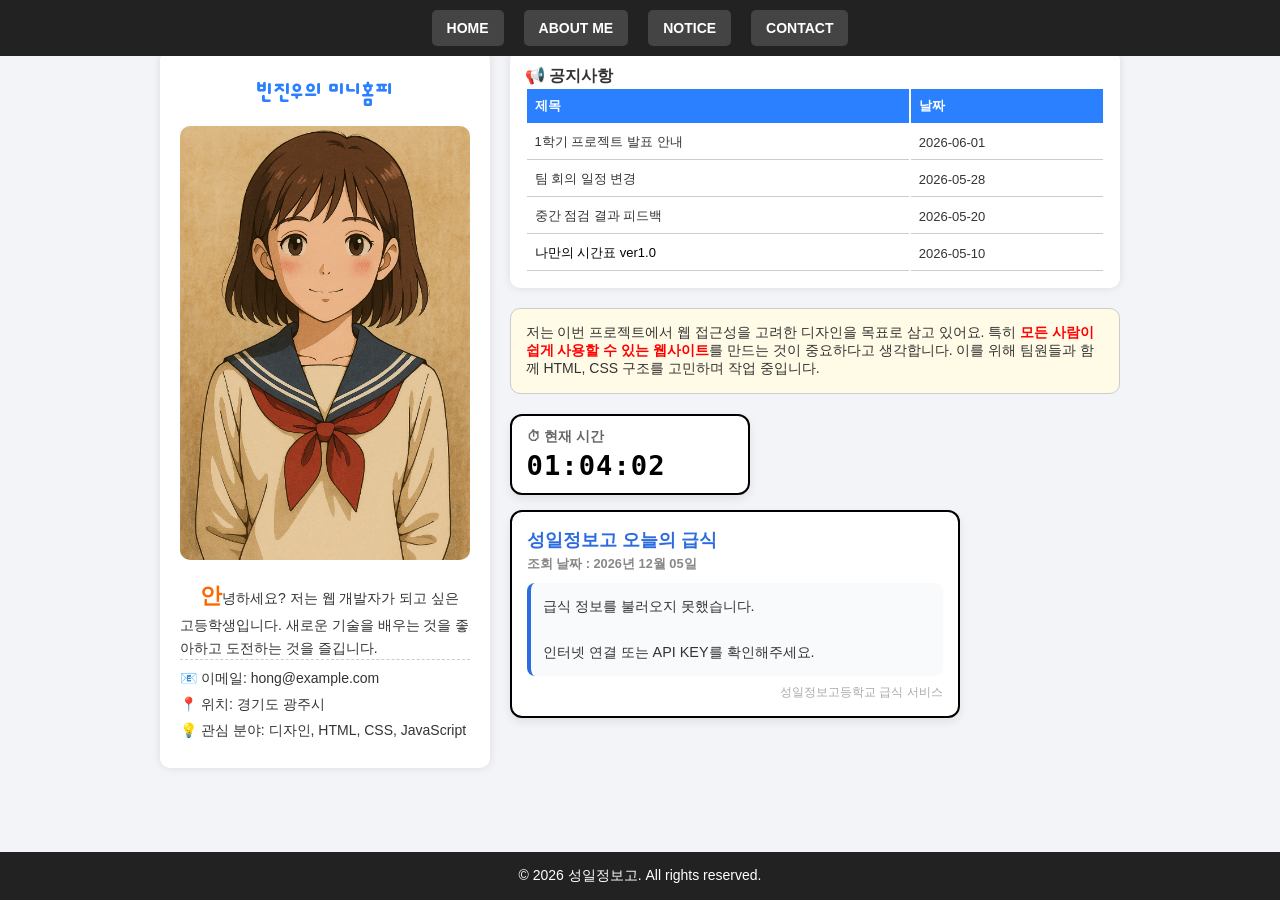
<file: index.html>
<!DOCTYPE html>
<html lang="ko">
<head>
    <meta charset="UTF-8">
    <meta name="viewport" content="width=device-width, initial-scale=1.0">
    <title>빈진우의 미니홈피</title>
    <link rel="stylesheet" href="style.css">
    <style>

*{
    margin:0;
    padding:0;
    box-sizing:border-box;
}

body{
    background:#f2f4f7;
    font-family:"맑은 고딕", sans-serif;
    padding:30px;
    color:#333;
}

/* ─── 시계 박스 (미니 규격으로 축소) ─── */
.clock-container{
    width: 240px;
    background:white;
    border:2px solid #000;
    border-radius:12px;
    padding:12px 15px;
    box-shadow:0 4px 10px rgba(0,0,0,0.08);
    margin-top: 20px;
    margin-bottom: 15px;
}

.clock-title{
    color:#666;
    font-size:0.85rem;
    margin-bottom:4px;
    font-weight: bold;
}

#digital-clock{
    font-size:1.7rem;
    font-family:"굴림", Gulim, monospace;
    font-weight:bold;
    color:#000;
    letter-spacing:1px;
}

/* ─── 급식 카드 (미니홈피 맞춤 슬림화 & 내부 스크롤 적용) ─── */
.meal-container{
    max-width: 450px; /* 옆으로 너무 퍼지지 않게 너비 제한 */
    background:white;
    border:2px solid #000;
    border-radius:12px;
    padding:15px;
    box-shadow:0 4px 10px rgba(0,0,0,0.08);
    margin-bottom: 20px;
}

.main-title{
    color:#2d6cdf;
    margin-bottom:4px;
    font-size:1.15rem;
    font-weight: bold;
}

#data-display{
    color:#888;
    font-size:0.8rem;
    margin-bottom:10px;
}

/* 메뉴가 길어져도 소개글 영역을 침범하지 않도록 고정 높이와 스크롤 부여 */
#meal-box{
    background:#f8fafc;
    border-left:4px solid #2d6cdf;
    padding:12px;
    border-radius:8px;
    font-size:0.9rem;
    line-height:1.6;
    white-space:pre-wrap;
    font-family: inherit;
    max-height: 160px;    /* 급식 박스 최대 높이 고정 */
    overflow-y: auto;     /* 내용이 넘치면 박스 내부에서만 스크롤 생성 */
}

.footer{
    margin-top:8px;
    color:#aaa;
    font-size:0.75rem;
    text-align: right;
}

/* 모바일 대응 */
@media(max-width:768px){
    body{
        padding:15px;
    }
    .clock-container, .meal-container{
        width:100%;
        max-width: 100%;
    }
}

</style>

</head>
<body>

    <header id="header">
        <ul>
            <li><a href="#">HOME</a></li>
            <li><a href="#">ABOUT ME</a></li>
            <li><a href="#">NOTICE</a></li>
            <li><a href="#">CONTACT</a></li>
        </ul>
    </header>

    <div id="container">
        <div class="profile">
            <h1>빈진우의 미니홈피</h1>
            <h2>웹개발자</h2>
            <img src="profile.png" alt="프로필 이미지">
            <p>
                안녕하세요? 저는 웹 개발자가 되고 싶은 고등학생입니다.
                새로운 기술을 배우는 것을 좋아하고 도전하는 것을 즐깁니다.
            </p>
            <ul>
                <li>📧 이메일: hong@example.com</li>
                <li>📍 위치: 경기도 광주시</li>
                <li>💡 관심 분야: 디자인, HTML, CSS, JavaScript</li>
            </ul>
        </div>

        <div class="notice">
            <div class="table-box">
                <h3>📢 공지사항</h3>
                <table>
                    <tr>
                        <th>제목</th>
                        <th>날짜</th>
                    </tr>
                    <tr>
                        <td>1학기 프로젝트 발표 안내</td>
                        <td>2026-06-01</td>
                    </tr>
                    <tr>
                        <td>팀 회의 일정 변경</td>
                        <td>2026-05-28</td>
                    </tr>
                    <tr>
                        <td>중간 점검 결과 피드백</td>
                        <td>2026-05-20</td>
                    </tr>
                    <tr>
                        <td><a href="timetable.html">나만의 시간표 ver1.0</a></td>
                        <td>2026-05-10</td>
                    </tr>
                </table>
            </div>

            <div class="content">
                <p>
                    저는 이번 프로젝트에서 웹 접근성을 고려한 디자인을 목표로
                    삼고 있어요. 특히 <span>모든 사람이 쉽게 사용할 수 있는
                    웹사이트</span>를 만드는 것이 중요하다고 생각합니다.
                    이를 위해 팀원들과 함께 HTML, CSS 구조를 고민하며 작업 중입니다.
                </p>
            </div>

            <div class="clock-container">
                <div class="clock-title">⏱ 현재 시간</div>
                <div id="digital-clock">00:00:00</div>
            </div>

            <div class="meal-container">
                <h1 class="main-title">성일정보고 오늘의 급식</h1>
                <h3 id="data-display">조회 중...</h3>
                <pre id="meal-box">급식을 실시간으로 불러오는 중입니다...</pre>
                <div class="footer">성일정보고등학교 급식 서비스</div>
            </div>

        </div>
    </div>

    <footer id="footer">
        <address>&copy; 2026 성일정보고. All rights reserved.</address>
    </footer>

<script>
/* 시계 기능 */
const updateClock = () => {
    const now = new Date();
    let hours = now.getHours();
    let minutes = now.getMinutes();
    let seconds = now.getSeconds();

    if(hours < 10) hours = '0' + hours;
    if(minutes < 10) minutes = '0' + minutes;
    if(seconds < 10) seconds = '0' + seconds;

    document.querySelector('#digital-clock').textContent = `${hours}:${minutes}:${seconds}`;
};
setInterval(updateClock,1000);
updateClock();

/* 오늘 날짜 기능 */
const today = new Date();
const year = today.getFullYear();
let month = today.getMonth() + 1;
if(month < 10){ month = '0' + month; }
let date = today.getDate();
if(date < 10){ date = '0' + date; }

const todayString = `${year}${month}${date}`;
document.querySelector('#data-display').textContent = `조회 날짜 : ${year}년 ${month}월 ${date}일`;

/* 급식 조회 기능 */
const getTodayMeal = async () => {
    const myApiKey = "";
    const officeCode = "J10";
    const schoolCode = "7530591";
    const url = `https://open.neis.go.kr/hub/mealServiceDietInfo?KEY=${myApiKey}&Type=json&ATPT_OFCDC_SC_CODE=${officeCode}&SD_SCHUL_CODE=${schoolCode}&MLSV_YMD=${todayString}`;

    try{
        const response = await fetch(url);
        const data = await response.json();

        if(data.mealServiceDietInfo){
            const mealRow = data.mealServiceDietInfo[1].row[0];
            const menu = mealRow.DDISH_NM.replace(/<br\/>/g,"\n");
            const calories = mealRow.CAL_INFO;

            document.querySelector('#meal-box').textContent = `${menu}\n\n─────────────────\n🔥 총 칼로리 : ${calories}`;
        }else{
            document.querySelector('#meal-box').textContent = `오늘은 등록된 급식 정보가 없습니다.\n\n(주말 또는 공휴일일 수 있습니다.)`;
        }
    }catch(error){
        document.querySelector('#meal-box').textContent = `급식 정보를 불러오지 못했습니다.\n\n인터넷 연결 또는 API KEY를 확인해주세요.`;
        console.error(error);
    }
};

document.addEventListener('DOMContentLoaded', getTodayMeal);
</script>
</body>
</html>
</file>
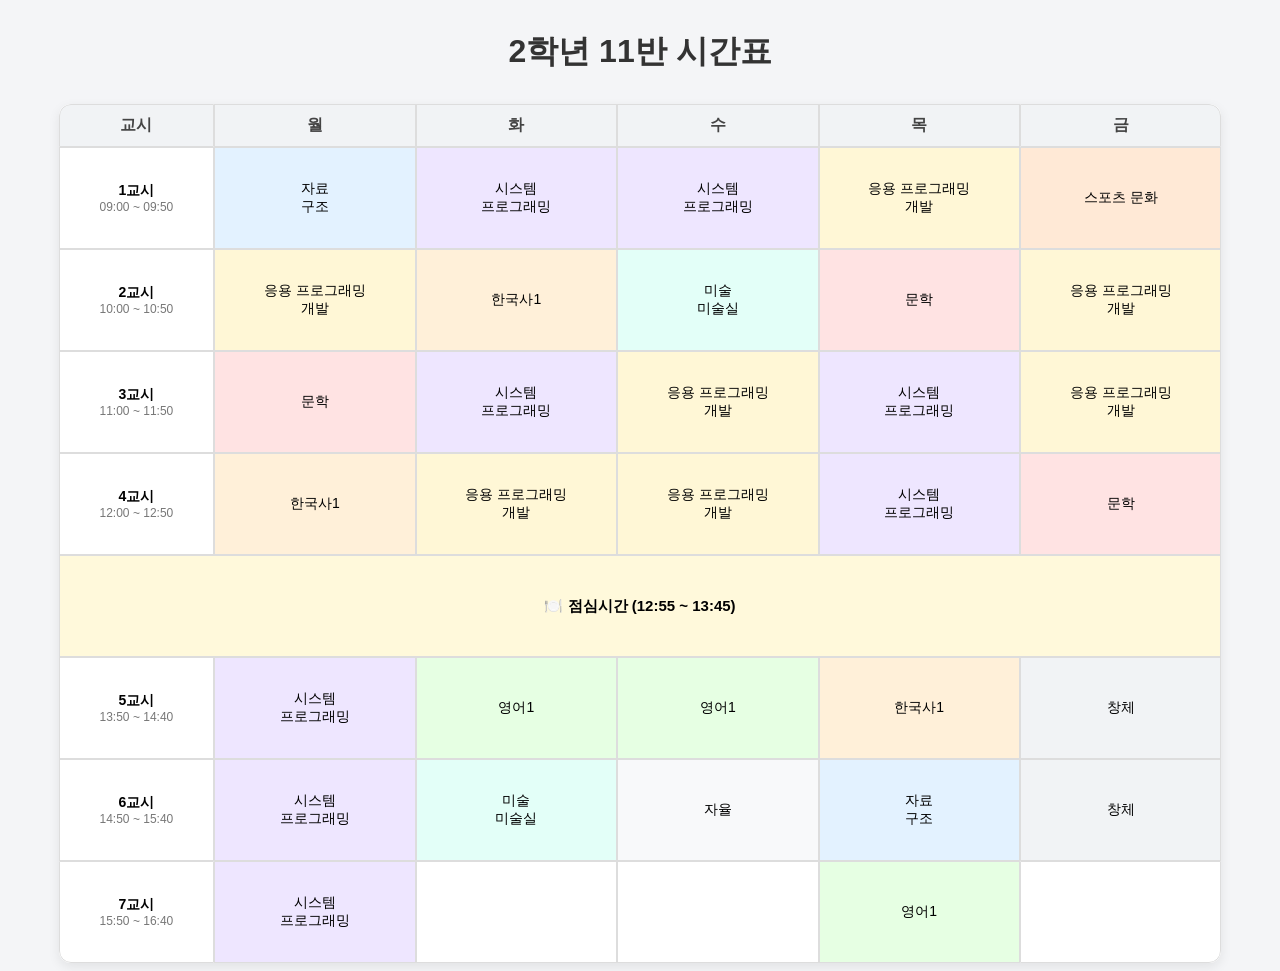
<file: timetable.html>
<!DOCTYPE html>
<html lang="ko">
<head>
    <meta charset="UTF-8">
    <title>2학년 11반 시간표</title>
    <style>
        body {
            font-family: "Noto Sans KR", "맑은 고딕", sans-serif;
            background-color: #f4f5f7;
            text-align: center;
        }

        h1 {
            margin: 30px 0;
            font-weight: 600;
            color: #333;
        }

        table {
            margin: 0 auto;
            border-collapse: separate;
            border-spacing: 0;
            width: 92%;
            background-color: #ffffff;
            border-radius: 12px;
            overflow: hidden;
            box-shadow: 0 4px 12px rgba(0,0,0,0.08);
        }

        th, td {
            border: 1px solid #ddd;
            padding: 10px;
            text-align: center;
        }

        th {
            background-color: #f1f3f5;
            font-weight: 600;
            color: #444;
        }

        td {
            height: 80px;
            font-size: 14px;
        }

        .period { font-weight: 600; }
        .time { font-size: 12px; color: #777; }

        /* 과목 색상 */
        .korean { background-color: #ffe3e3; }
        .math { background-color: #e3f2ff; }
        .eng { background-color: #e6ffe3; }
        .prog { background-color: #fff7d6; }
        .system { background-color: #eee6ff; }
        .history { background-color: #fff0d9; }
        .art { background-color: #e3fff8; }
        .pe { background-color: #ffe9d6; }
        .creative { background-color: #f1f3f5; }
        .self { background-color: #f8f9fa; }

        /* 점심 */
    .lunch {
    background-color: #fff9db; /* 더 연한 파스텔 노랑 */
    font-weight: 600;
    font-size: 15px;
}

        /* 모서리 */
        tr:first-child th:first-child { border-top-left-radius: 12px; }
        tr:first-child th:last-child { border-top-right-radius: 12px; }
        tr:last-child td:first-child { border-bottom-left-radius: 12px; }
        tr:last-child td:last-child { border-bottom-right-radius: 12px; }

    </style>
</head>
<body>

<h1>2학년 11반 시간표</h1>

<table>
    <tr>
        <th>교시</th>
        <th>월</th>
        <th>화</th>
        <th>수</th>
        <th>목</th>
        <th>금</th>
    </tr>

    <tr>
        <td><div class="period">1교시</div><div class="time">09:00 ~ 09:50</div></td>
        <td class="math">자료<br>구조</td>
        <td class="system">시스템<br>프로그래밍</td>
        <td class="system">시스템<br>프로그래밍</td>
        <td class="prog">응용 프로그래밍<br>개발</td>
        <td class="pe">스포츠 문화</td>
    </tr>

    <tr>
        <td><div class="period">2교시</div><div class="time">10:00 ~ 10:50</div></td>
        <td class="prog">응용 프로그래밍<br>개발</td>
        <td class="history">한국사1</td>
        <td class="art">미술<br>미술실</td>
        <td class="korean">문학</td>
        <td class="prog">응용 프로그래밍<br>개발</td>
    </tr>

    <tr>
        <td><div class="period">3교시</div><div class="time">11:00 ~ 11:50</div></td>
        <td class="korean">문학</td>
        <td class="system">시스템<br>프로그래밍</td>
        <td class="prog">응용 프로그래밍<br>개발</td>
        <td class="system">시스템<br>프로그래밍</td>
        <td class="prog">응용 프로그래밍<br>개발</td>
    </tr>

    <tr>
        <td><div class="period">4교시</div><div class="time">12:00 ~ 12:50</div></td>
        <td class="history">한국사1</td>
        <td class="prog">응용 프로그래밍<br>개발</td>
        <td class="prog">응용 프로그래밍<br>개발</td>
        <td class="system">시스템<br>프로그래밍</td>
        <td class="korean">문학</td>
    </tr>

    <!-- 점심시간 (한 줄 전체) -->
    <tr>
        <td colspan="6" class="lunch">
            🍽️ 점심시간 (12:55 ~ 13:45)
        </td>
    </tr>

    <tr>
        <td><div class="period">5교시</div><div class="time">13:50 ~ 14:40</div></td>
        <td class="system">시스템<br>프로그래밍</td>
        <td class="eng">영어1</td>
        <td class="eng">영어1</td>
        <td class="history">한국사1</td>
        <td class="creative">창체</td>
    </tr>

    <tr>
        <td><div class="period">6교시</div><div class="time">14:50 ~ 15:40</div></td>
        <td class="system">시스템<br>프로그래밍</td>
        <td class="art">미술<br>미술실</td>
        <td class="self">자율</td>
        <td class="math">자료<br>구조</td>
        <td class="creative">창체</td>
    </tr>

    <tr>
        <td><div class="period">7교시</div><div class="time">15:50 ~ 16:40</div></td>
        <td class="system">시스템<br>프로그래밍</td>
        <td></td>
        <td></td>
        <td class="eng">영어1</td>
        <td></td>
    </tr>

</table>

</body>
</html>
</file>
<file: style.css>
@import url('https://fonts.googleapis.com/css2?family=Dongle&family=Noto+Sans+KR:wght@100..900&display=swap');

* { margin: 0; padding: 0; box-sizing: border-box; }
ul, li { list-style: none; }
a { text-decoration: none; color: #000; }

body {
    font-family: "Noto Sans KR", sans-serif;
    font-size: 14px;
    background-color: #f0f0f0;
    padding-top: 70px;
}

#header {
    position: fixed;
    top: 0;
    left: 0;
    width: 100%;
    background-color: #222;
    padding: 20px;
    z-index: 999;
}
#header ul {
    display: flex;
    justify-content: center;
    gap: 20px;
}
#header li a {
    padding: 10px 15px;
    background-color: #444;
    border-radius: 5px;
    color: #fff;
    font-weight: bold;
    transition: all 0.6s;
}
#header li a:hover {
    background-color: #2a80ff;
}

/* 메인 구조 */
#container {
    display: flex;
    max-width: 1000px;
    margin: 0 auto;
    padding: 20px;
    gap: 20px;
}

/* 왼쪽 프로필 */
.profile {
    width: 35%;
    background-color: #fff;
    padding: 20px;
    border-radius: 10px;
    box-shadow: 0 0 8px rgba(0, 0, 0, 0.1);
}
.profile h1 {
    font-family: "Dongle", sans-serif;
    font-size: 32px;
    color: #2a80ff;
    margin-bottom: 10px;
    text-align: center;
}
.profile h2 {
    font-size: 0;
    position: absolute;
    left: -9999px;
}
.profile img {
    width: 100%;
    border-radius: 10px;
    margin-bottom: 15px;
}
.profile p {
    text-indent: 20px;
    line-height: 1.6;
    border-bottom: 1px dashed #ccc;
    margin-bottom: 10px;
}
.profile p::first-letter {
    font-size: 160%;
    color: #ff6600;
    font-weight: bold;
}
.profile ul li {
    margin: 8px 0;
}

/* 오른쪽 컨텐츠 */
.notice {
    width: 65%;
}
.notice .table-box {
    background-color: #fff;
    padding: 15px;
    border-radius: 10px;
    box-shadow: 0 0 8px rgba(0, 0, 0, 0.1);
}
.notice table {
    width: 100%;
    font-size: 13px;
}
.notice th {
    background-color: #2a80ff;
    color: #fff;
    padding: 8px;
    text-align: left;
}
.notice td {
    padding: 8px;
    border-bottom: 1px solid #ccc;
}
.notice tr:hover {
    background-color: #f0f8ff;
}

.content {
    margin-top: 20px;
    padding: 15px;
    background-color: #fffbe7;
    border-radius: 10px;
    border: 1px solid #ccc;
    max-height: 150px;
    overflow: auto;
}
.content span {
    color: red;
    font-weight: bold;
}

footer {
    position: fixed;
    width: 100%;
    left: 0;
    bottom: 0;
    padding: 15px;
    background-color: #222;
    color: #fff;
    text-align: center;
}
address {
    font-style: normal;
}
.meal-widget{
    margin-top:20px;
}

.clock-container{
    background:#fff;
    border-radius:10px;
    padding:15px;
    box-shadow:0 0 8px rgba(0,0,0,0.1);
    margin-bottom:15px;
}

.clock-title{
    font-size:14px;
    color:#666;
    margin-bottom:10px;
}

#digital-clock{
    font-size:30px;
    font-weight:bold;
    color:#2a80ff;
    letter-spacing:2px;
}

.meal-container{
    background:#fff;
    border-radius:10px;
    padding:15px;
    box-shadow:0 0 8px rgba(0,0,0,0.1);
}

.main-title{
    color:#2a80ff;
    margin-bottom:10px;
}

#data-display{
    margin-bottom:10px;
    color:#666;
}

#meal-box{
    background:#f8fafc;
    border-left:5px solid #2a80ff;
    padding:15px;
    border-radius:5px;
    white-space:pre-wrap;
    line-height:1.8;
    font-family:"Noto Sans KR", sans-serif;
}

@media(max-width:768px){

    #container{
        flex-direction:column;
    }

    .profile,
    .notice{
        width:100%;
    }

}
</file>
